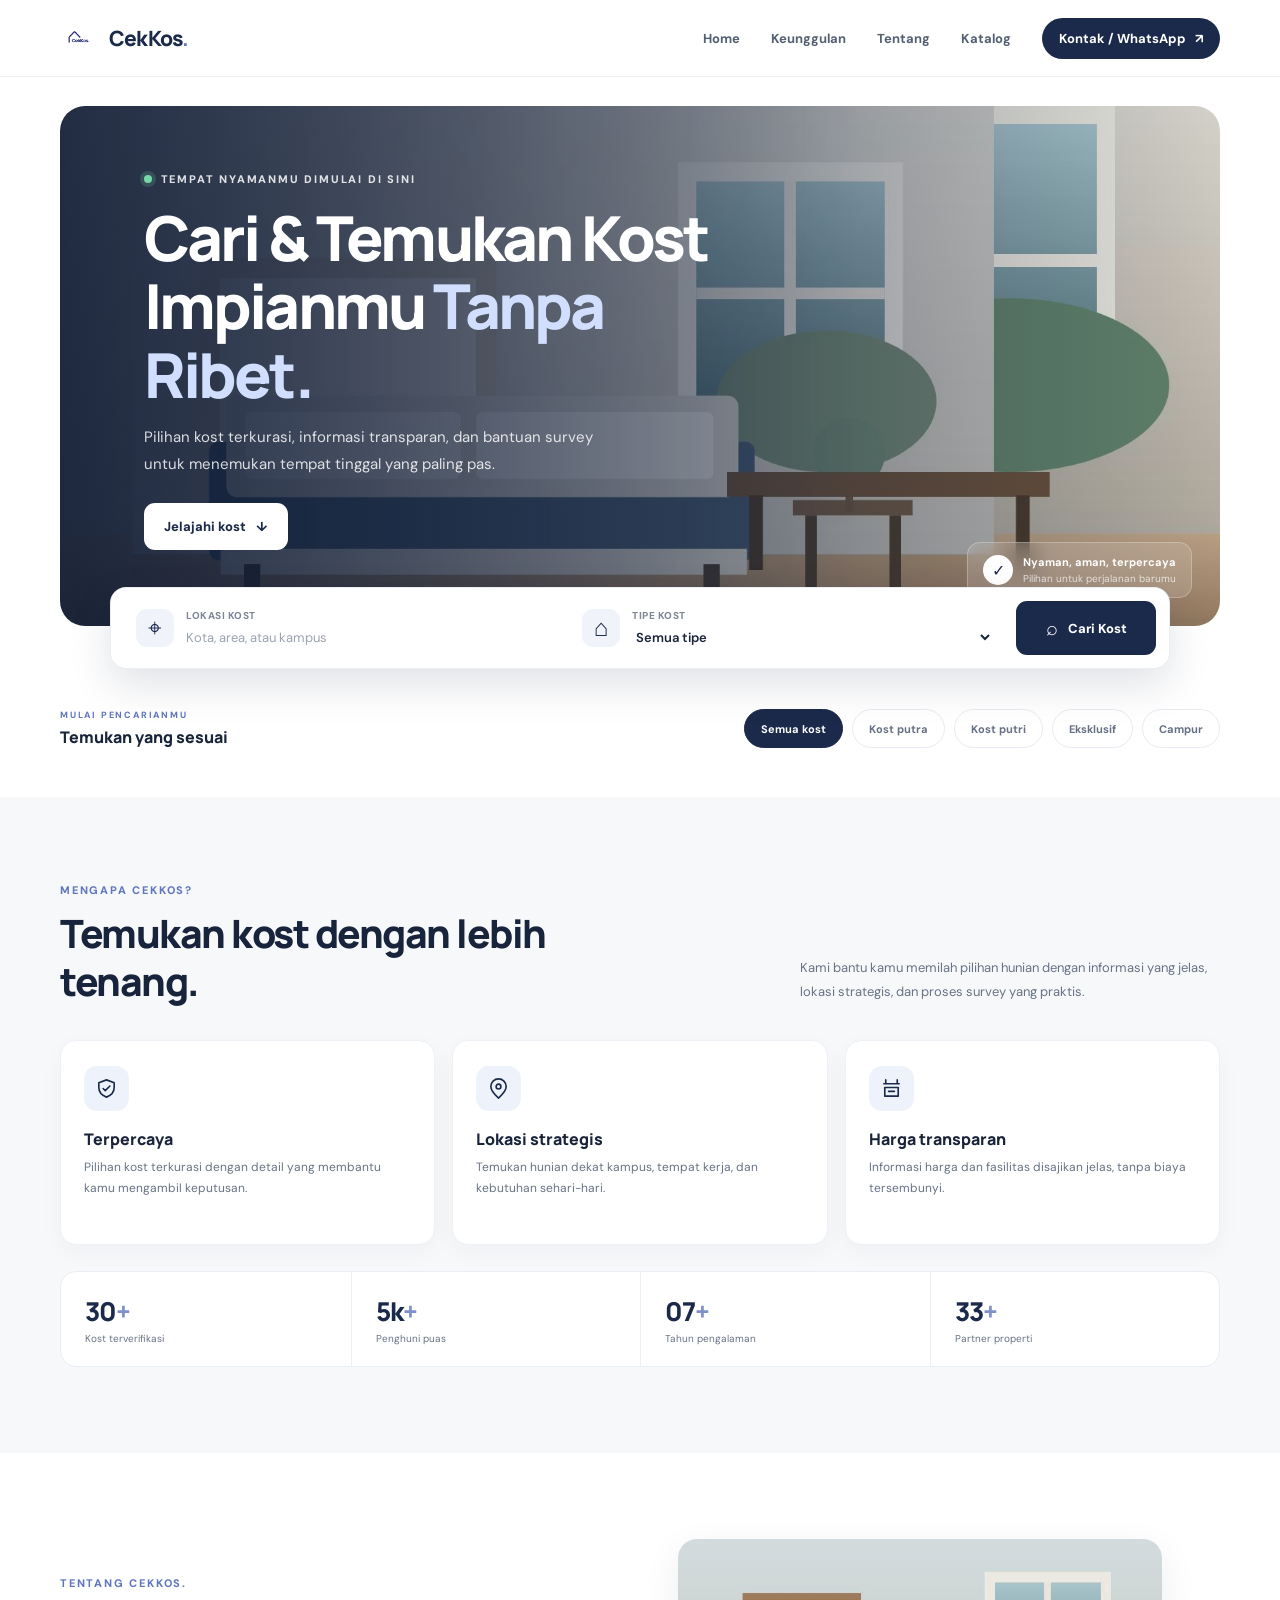
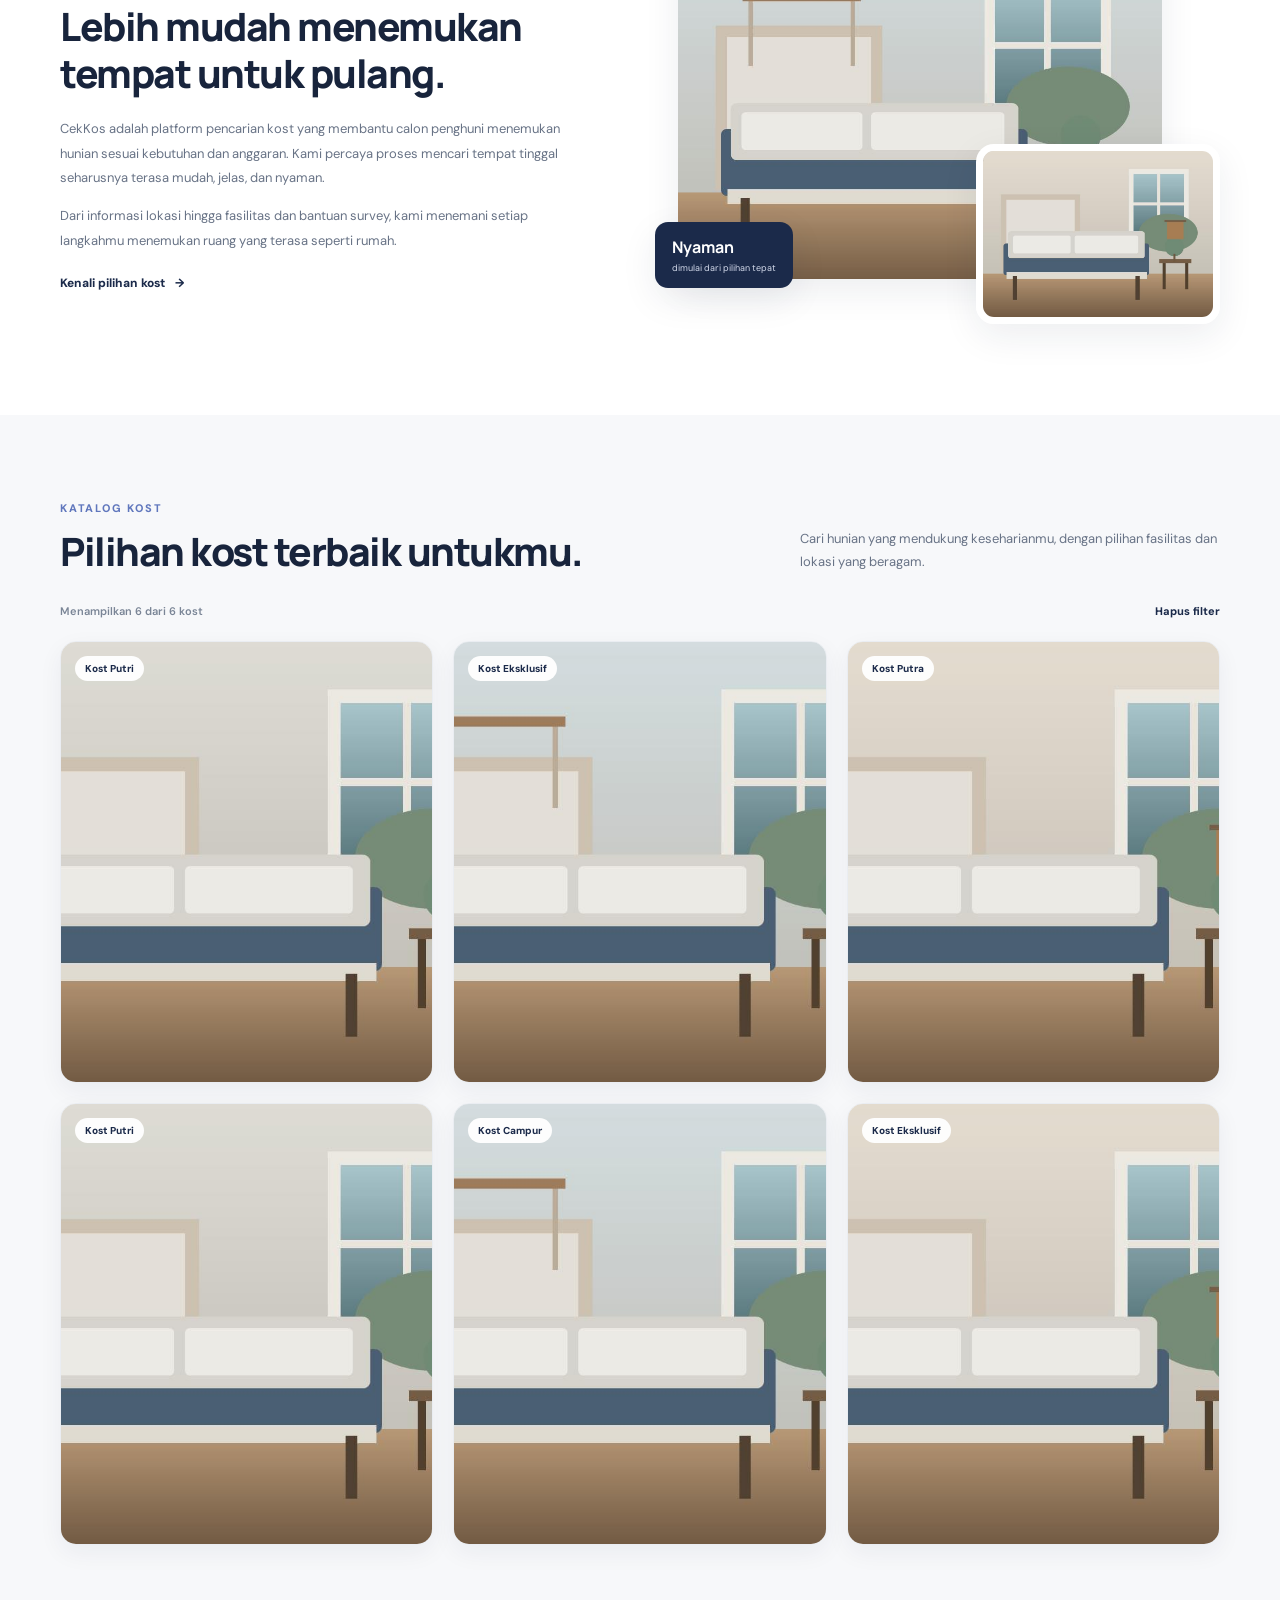
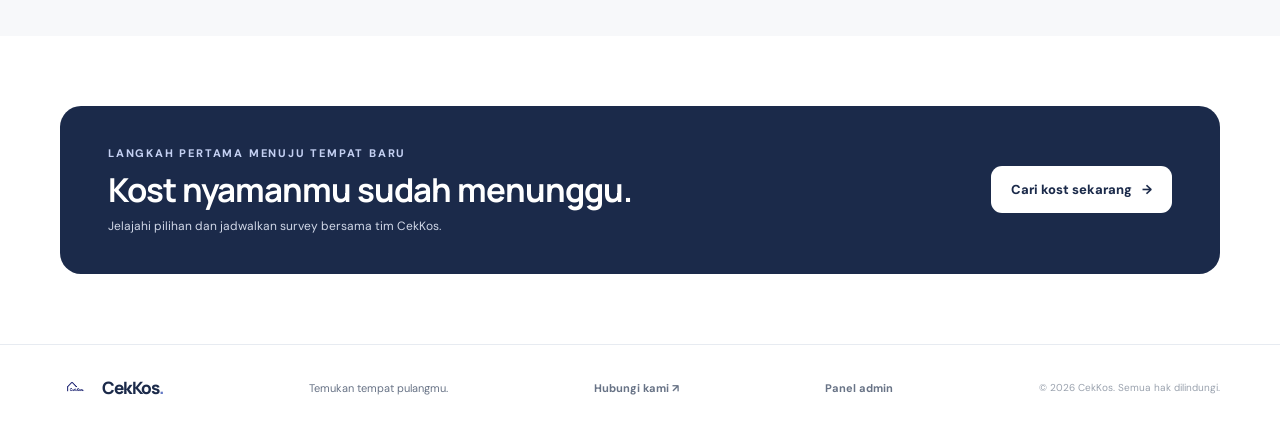
<file: index.html>
<!DOCTYPE html>
<html lang="id">
<head>
  <meta charset="UTF-8">
  <meta name="viewport" content="width=device-width, initial-scale=1">
  <meta name="theme-color" content="#1b2a4a">
  <meta name="description" content="Cari kost nyaman dan terpercaya bersama CekKos. Bandingkan pilihan, cek fasilitas, dan jadwalkan survey dengan mudah.">
  <title>CekKos. — Cari Kost Nyaman Tanpa Ribet</title>
  <link rel="icon" href="assets/images/logo.png" type="image/png">
  <link rel="stylesheet" href="assets/css/style.css">
  <script src="assets/js/main.js" defer></script>
</head>
<body>
  <header class="site-header">
    <div class="container header-inner">
      <a class="brand" href="index.html" aria-label="CekKos, beranda">
        <img src="assets/images/logo.png" alt="" width="42" height="42">
        <span>CekKos<span class="brand-dot">.</span></span>
      </a>
      <button class="menu-toggle" type="button" aria-expanded="false" aria-controls="site-nav" aria-label="Buka menu">
        <span></span><span></span><span></span>
      </button>
      <nav class="site-nav" id="site-nav" aria-label="Navigasi utama">
        <a href="#home">Home</a>
        <a href="#keunggulan">Keunggulan</a>
        <a href="#tentang">Tentang</a>
        <a href="#katalog">Katalog</a>
        <a class="nav-contact" href="https://wa.me/6281234567890?text=Halo%20CekKos%2C%20saya%20ingin%20bertanya%20tentang%20kost." target="_blank" rel="noopener noreferrer">Kontak / WhatsApp <span aria-hidden="true">↗</span></a>
      </nav>
    </div>
  </header>

  <main>
    <section class="hero container" id="home" aria-labelledby="hero-title">
      <div class="hero-image">
        <div class="hero-content">
          <p class="eyebrow eyebrow-light"><span class="status-dot"></span>Tempat nyamanmu dimulai di sini</p>
          <h1 id="hero-title">Cari &amp; Temukan Kost Impianmu <span>Tanpa Ribet.</span></h1>
          <p class="hero-copy">Pilihan kost terkurasi, informasi transparan, dan bantuan survey untuk menemukan tempat tinggal yang paling pas.</p>
          <a class="button button-white" href="#katalog">Jelajahi kost <span aria-hidden="true">↓</span></a>
        </div>
        <div class="hero-note"><span class="note-icon" aria-hidden="true">✓</span><span><strong>Nyaman, aman, terpercaya</strong><small>Pilihan untuk perjalanan barumu</small></span></div>
      </div>
      <form class="search-panel" id="search-form" role="search">
        <label class="search-field">
          <span class="field-icon" aria-hidden="true">⌖</span>
          <span class="field-content"><span class="field-label">Lokasi kost</span><input id="location-search" name="location" type="search" placeholder="Kota, area, atau kampus" autocomplete="off"></span>
        </label>
        <label class="search-field search-select">
          <span class="field-icon" aria-hidden="true">⌂</span>
          <span class="field-content"><span class="field-label">Tipe kost</span>
            <select id="type-search" name="type">
              <option value="">Semua tipe</option>
              <option value="Putra">Kost putra</option>
              <option value="Putri">Kost putri</option>
              <option value="Eksklusif">Eksklusif</option>
              <option value="Campur">Campur</option>
            </select>
          </span>
        </label>
        <button class="button button-primary search-button" type="submit"><span aria-hidden="true">⌕</span> Cari Kost</button>
      </form>
    </section>

    <section class="container categories" aria-label="Kategori kost">
      <div><p class="section-kicker">Mulai pencarianmu</p><h2 class="small-heading">Temukan yang sesuai</h2></div>
      <div class="category-list">
        <button class="category-chip is-active" type="button" data-category="Semua">Semua kost</button>
        <button class="category-chip" type="button" data-category="Putra">Kost putra</button>
        <button class="category-chip" type="button" data-category="Putri">Kost putri</button>
        <button class="category-chip" type="button" data-category="Eksklusif">Eksklusif</button>
        <button class="category-chip" type="button" data-category="Campur">Campur</button>
      </div>
    </section>

    <section class="section section-soft" id="keunggulan">
      <div class="container">
        <div class="section-heading section-heading-row">
          <div><p class="section-kicker">Mengapa CekKos?</p><h2>Temukan kost dengan lebih tenang.</h2></div>
          <p class="section-intro">Kami bantu kamu memilah pilihan hunian dengan informasi yang jelas, lokasi strategis, dan proses survey yang praktis.</p>
        </div>
        <div class="benefit-grid">
          <article class="benefit-card"><span class="benefit-icon" aria-hidden="true"><svg viewBox="0 0 24 24"><path d="m12 3 8 3v5c0 5-3.4 8.3-8 10-4.6-1.7-8-5-8-10V6l8-3Z"/><path d="m8.5 12 2.2 2.2 4.8-4.8"/></svg></span><h3>Terpercaya</h3><p>Pilihan kost terkurasi dengan detail yang membantu kamu mengambil keputusan.</p></article>
          <article class="benefit-card"><span class="benefit-icon" aria-hidden="true"><svg viewBox="0 0 24 24"><path d="M20 10c0 5-8 12-8 12S4 15 4 10a8 8 0 1 1 16 0Z"/><circle cx="12" cy="10" r="2.5"/></svg></span><h3>Lokasi strategis</h3><p>Temukan hunian dekat kampus, tempat kerja, dan kebutuhan sehari-hari.</p></article>
          <article class="benefit-card"><span class="benefit-icon" aria-hidden="true"><svg viewBox="0 0 24 24"><path d="M4 7h16M6 3v4m12-4v4M5 11h14v9H5z"/><path d="M9 15h6"/></svg></span><h3>Harga transparan</h3><p>Informasi harga dan fasilitas disajikan jelas, tanpa biaya tersembunyi.</p></article>
        </div>
        <div class="stats-strip">
          <div><strong>30<span>+</span></strong><small>Kost terverifikasi</small></div>
          <div><strong>5k<span>+</span></strong><small>Penghuni puas</small></div>
          <div><strong>07<span>+</span></strong><small>Tahun pengalaman</small></div>
          <div><strong>33<span>+</span></strong><small>Partner properti</small></div>
        </div>
      </div>
    </section>

    <section class="section" id="tentang">
      <div class="container about-grid">
        <div class="about-copy">
          <p class="section-kicker">Tentang CekKos.</p>
          <h2>Lebih mudah menemukan tempat untuk pulang.</h2>
          <p>CekKos adalah platform pencarian kost yang membantu calon penghuni menemukan hunian sesuai kebutuhan dan anggaran. Kami percaya proses mencari tempat tinggal seharusnya terasa mudah, jelas, dan nyaman.</p>
          <p>Dari informasi lokasi hingga fasilitas dan bantuan survey, kami menemani setiap langkahmu menemukan ruang yang terasa seperti rumah.</p>
          <a class="text-link" href="#katalog">Kenali pilihan kost <span aria-hidden="true">→</span></a>
        </div>
        <div class="about-visual">
          <img class="about-image-main" src="assets/images/kos-2.jpg" alt="Interior kamar yang nyaman" loading="lazy">
          <div class="about-image-small"><img src="assets/images/kos-3.jpg" alt="Ruang kost dengan fasilitas modern" loading="lazy"></div>
          <div class="about-badge"><strong>Nyaman</strong><span>dimulai dari pilihan tepat</span></div>
        </div>
      </div>
    </section>

    <section class="section section-soft catalog-section" id="katalog">
      <div class="container">
        <div class="section-heading section-heading-row">
          <div><p class="section-kicker">Katalog kost</p><h2>Pilihan kost terbaik untukmu.</h2></div>
          <p class="section-intro">Cari hunian yang mendukung keseharianmu, dengan pilihan fasilitas dan lokasi yang beragam.</p>
        </div>
        <div class="catalog-meta"><span id="result-count" aria-live="polite"></span><button id="clear-search" class="clear-search" type="button">Hapus filter</button></div>
        <div class="kost-grid" id="kost-grid"></div>
        <div class="empty-state" id="empty-state" hidden>
          <span class="empty-icon" aria-hidden="true">⌕</span><h3>Kost belum ditemukan</h3><p>Coba kata kunci lokasi atau kategori yang berbeda.</p>
          <button class="button button-primary" id="reset-search" type="button">Tampilkan semua kost</button>
        </div>
      </div>
    </section>

    <section class="container cta-section">
      <div><p class="eyebrow eyebrow-light">Langkah pertama menuju tempat baru</p><h2>Kost nyamanmu sudah menunggu.</h2><p>Jelajahi pilihan dan jadwalkan survey bersama tim CekKos.</p></div>
      <a class="button button-white" href="#katalog">Cari kost sekarang <span aria-hidden="true">→</span></a>
    </section>
  </main>

  <footer class="site-footer">
    <div class="container footer-inner">
      <a class="brand footer-brand" href="#home"><img src="assets/images/logo.png" alt="" width="38" height="38"><span>CekKos<span class="brand-dot">.</span></span></a>
      <p>Temukan tempat pulangmu.</p>
      <a href="https://wa.me/6281234567890?text=Halo%20CekKos%2C%20saya%20ingin%20bertanya." target="_blank" rel="noopener noreferrer">Hubungi kami <span aria-hidden="true">↗</span></a>
      <a href="admin-login.html">Panel admin</a>
      <small>© <span id="current-year"></span> CekKos. Semua hak dilindungi.</small>
    </div>
  </footer>
</body>
</html>
</file>
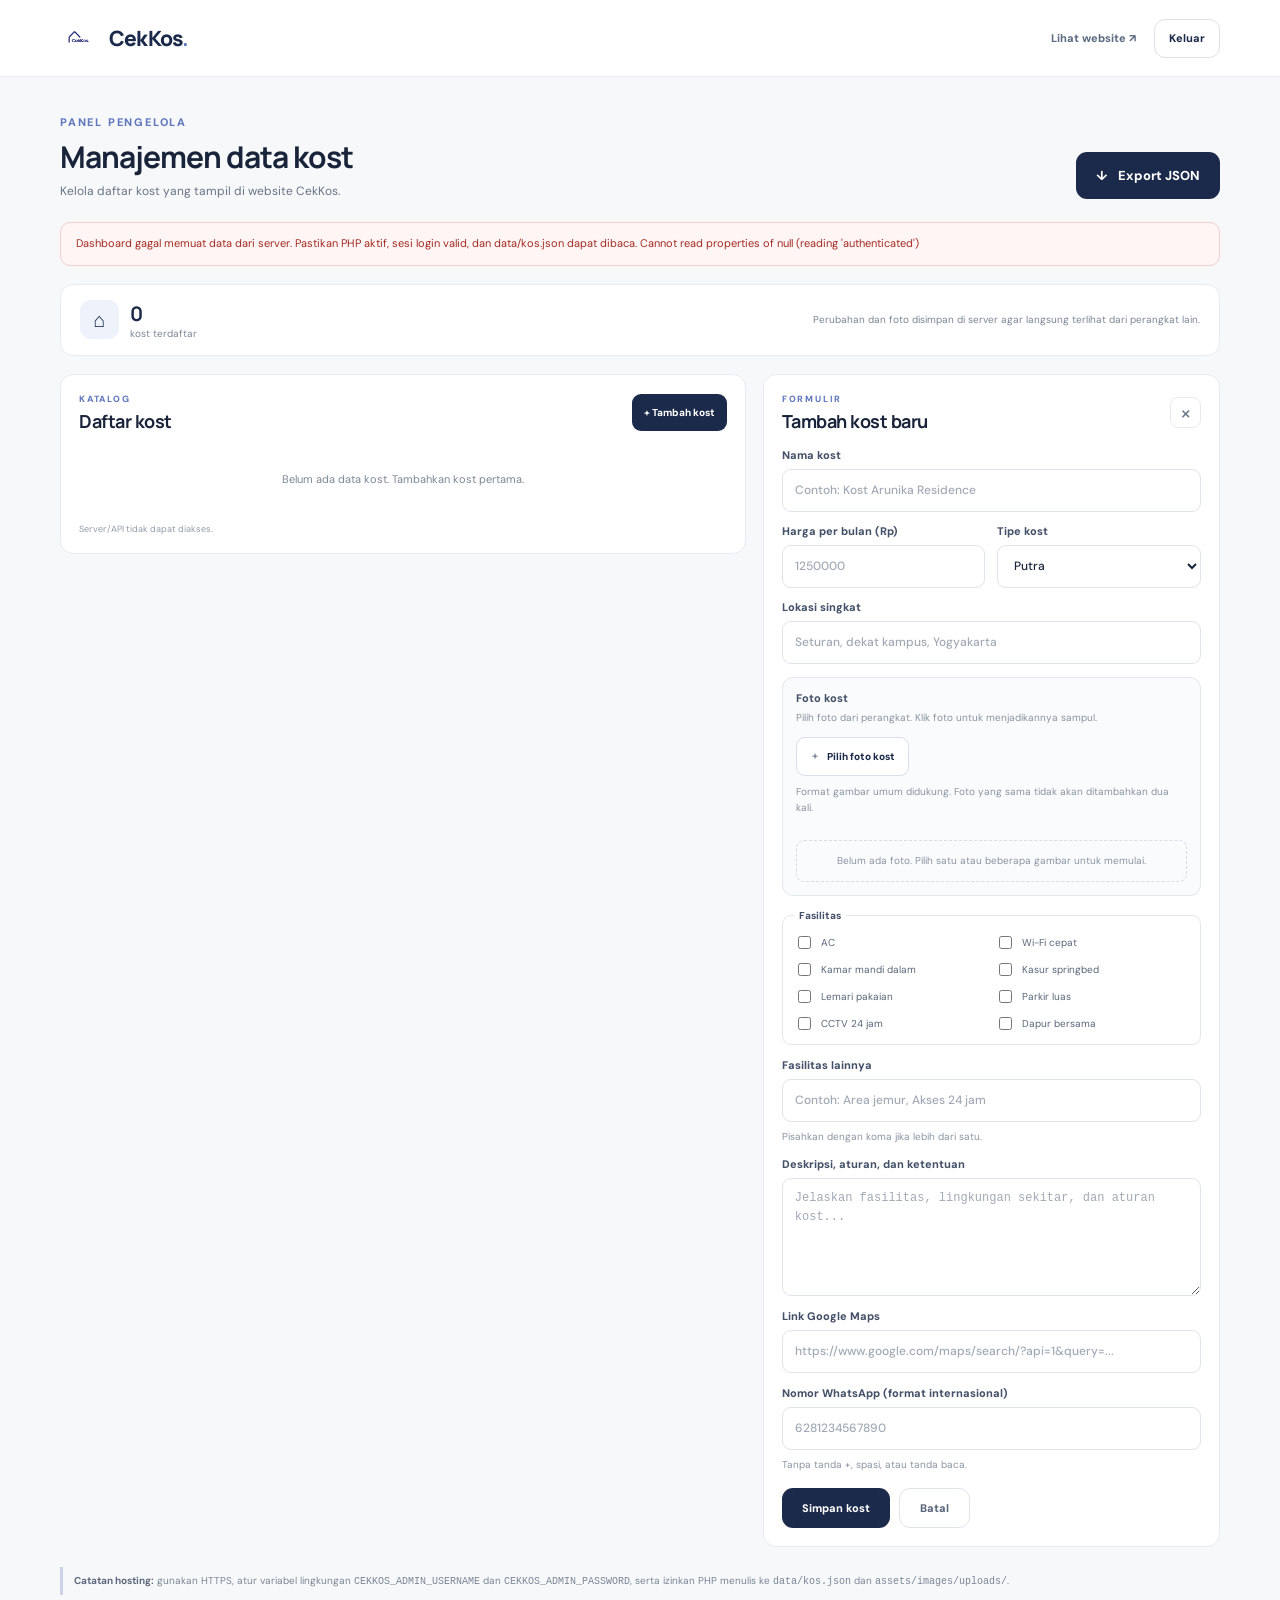
<file: admin-dashboard.html>
<!DOCTYPE html>
<html lang="id">
<head>
  <meta charset="UTF-8">
  <meta name="viewport" content="width=device-width, initial-scale=1">
  <meta name="theme-color" content="#1b2a4a">
  <meta name="description" content="Kelola katalog kost CekKos.">
  <title>Dashboard Admin — CekKos.</title>
  <link rel="icon" href="assets/images/logo.png" type="image/png">
  <link rel="stylesheet" href="assets/css/style.css">
  <script src="assets/js/admin.js" defer></script>
</head>
<body class="admin-body" data-admin-dashboard>
  <header class="site-header">
    <div class="container header-inner">
      <a class="brand" href="index.html"><img src="assets/images/logo.png" alt="" width="42" height="42"><span>CekKos<span class="brand-dot">.</span></span></a>
      <div class="admin-header-actions"><a class="admin-view-link" href="index.html" target="_blank" rel="noopener noreferrer">Lihat website <span aria-hidden="true">↗</span></a><button class="button button-outline admin-logout" type="button" id="admin-logout">Keluar</button></div>
    </div>
  </header>
  <main class="container admin-dashboard">
    <div class="admin-page-heading">
      <div><p class="section-kicker">Panel pengelola</p><h1>Manajemen data kost</h1><p>Kelola daftar kost yang tampil di website CekKos.</p></div>
      <button class="button button-primary" type="button" id="export-json"><span aria-hidden="true">↓</span> Export JSON</button>
    </div>
    <div id="admin-notice" class="admin-notice" role="status" aria-live="polite" hidden></div>
    <section class="admin-summary" aria-label="Ringkasan data">
      <div><span class="summary-icon" aria-hidden="true">⌂</span><span><strong id="total-listings">0</strong><small>kost terdaftar</small></span></div>
      <p>Perubahan dan foto disimpan di server agar langsung terlihat dari perangkat lain.</p>
      <button class="button button-outline button-small" type="button" id="import-local-data" hidden>Impor data lama dari perangkat ini</button>
    </section>
    <div class="admin-workspace">
      <section class="admin-panel admin-list-panel">
        <div class="admin-panel-heading"><div><p class="section-kicker">Katalog</p><h2>Daftar kost</h2></div><button class="button button-primary button-small" type="button" id="new-kost">+ Tambah kost</button></div>
        <div class="table-wrap">
          <table class="admin-table">
            <thead><tr><th>Kost</th><th>Harga / bulan</th><th>Tipe</th><th>Aksi</th></tr></thead>
            <tbody id="admin-kost-list"></tbody>
          </table>
        </div>
        <p id="admin-empty" class="admin-empty" hidden>Belum ada data kost. Tambahkan kost pertama.</p>
        <p class="admin-data-source" id="admin-data-source">Memuat data kost…</p>
      </section>
      <section class="admin-panel admin-editor" id="kost-editor">
        <div class="admin-panel-heading"><div><p class="section-kicker">Formulir</p><h2 id="editor-title">Tambah kost baru</h2></div><button class="editor-close" type="button" id="cancel-edit" aria-label="Reset formulir">×</button></div>
        <form id="kost-form" class="admin-form">
          <input type="hidden" name="id">
          <div class="form-grid">
            <label class="admin-field form-span-2"><span>Nama kost</span><input name="nama_kos" required maxlength="100" placeholder="Contoh: Kost Arunika Residence"></label>
            <label class="admin-field"><span>Harga per bulan (Rp)</span><input name="harga" type="number" min="1" step="1000" required placeholder="1250000"></label>
            <label class="admin-field"><span>Tipe kost</span><select name="tipe" required><option value="Putra">Putra</option><option value="Putri">Putri</option><option value="Eksklusif">Eksklusif</option><option value="Campur">Campur</option></select></label>
            <label class="admin-field form-span-2"><span>Lokasi singkat</span><input name="lokasi_singkat" required maxlength="180" placeholder="Seturan, dekat kampus, Yogyakarta"></label>
          </div>
          <section class="admin-image-manager" aria-labelledby="image-manager-title">
            <div class="image-manager-heading"><div><span id="image-manager-title">Foto kost</span><small>Pilih foto dari perangkat. Klik foto untuk menjadikannya sampul.</small></div></div>
            <label class="image-upload-button" for="gallery-upload"><span aria-hidden="true">＋</span> Pilih foto kost<input id="gallery-upload" type="file" accept="image/*" multiple></label>
            <p class="image-upload-help">Format gambar umum didukung. Foto yang sama tidak akan ditambahkan dua kali.</p>
            <input type="hidden" name="gambar_utama">
            <input type="hidden" name="galeri_foto">
            <div id="image-gallery" class="admin-image-gallery" aria-live="polite"></div>
            <p id="image-gallery-empty" class="image-gallery-empty">Belum ada foto. Pilih satu atau beberapa gambar untuk memulai.</p>
          </section>
          <fieldset class="facility-fieldset"><legend>Fasilitas</legend><div class="admin-checkbox-grid">
            <label><input type="checkbox" name="fasilitas" value="AC"><span>AC</span></label>
            <label><input type="checkbox" name="fasilitas" value="Wi-Fi cepat"><span>Wi-Fi cepat</span></label>
            <label><input type="checkbox" name="fasilitas" value="Kamar mandi dalam"><span>Kamar mandi dalam</span></label>
            <label><input type="checkbox" name="fasilitas" value="Kasur springbed"><span>Kasur springbed</span></label>
            <label><input type="checkbox" name="fasilitas" value="Lemari pakaian"><span>Lemari pakaian</span></label>
            <label><input type="checkbox" name="fasilitas" value="Parkir luas"><span>Parkir luas</span></label>
            <label><input type="checkbox" name="fasilitas" value="CCTV 24 jam"><span>CCTV 24 jam</span></label>
            <label><input type="checkbox" name="fasilitas" value="Dapur bersama"><span>Dapur bersama</span></label>
          </div></fieldset>
          <label class="admin-field"><span>Fasilitas lainnya</span><input name="fasilitas_tambahan" placeholder="Contoh: Area jemur, Akses 24 jam"><small>Pisahkan dengan koma jika lebih dari satu.</small></label>
          <label class="admin-field"><span>Deskripsi, aturan, dan ketentuan</span><textarea name="deskripsi" rows="5" required placeholder="Jelaskan fasilitas, lingkungan sekitar, dan aturan kost..."></textarea></label>
          <label class="admin-field"><span>Link Google Maps</span><input name="gmaps_url" type="url" required placeholder="https://www.google.com/maps/search/?api=1&amp;query=..."></label>
          <label class="admin-field"><span>Nomor WhatsApp (format internasional)</span><input name="wa_number" inputmode="numeric" pattern="[0-9]{9,15}" required placeholder="6281234567890"><small>Tanpa tanda +, spasi, atau tanda baca.</small></label>
          <div class="editor-actions"><button class="button button-primary" type="submit" id="save-kost">Simpan kost</button><button class="button button-outline" type="button" id="cancel-form">Batal</button></div>
        </form>
      </section>
    </div>
    <p class="admin-security-note"><strong>Catatan hosting:</strong> gunakan HTTPS, atur variabel lingkungan <code>CEKKOS_ADMIN_USERNAME</code> dan <code>CEKKOS_ADMIN_PASSWORD</code>, serta izinkan PHP menulis ke <code>data/kos.json</code> dan <code>assets/images/uploads/</code>.</p>
  </main>
</body>
</html>
</file>
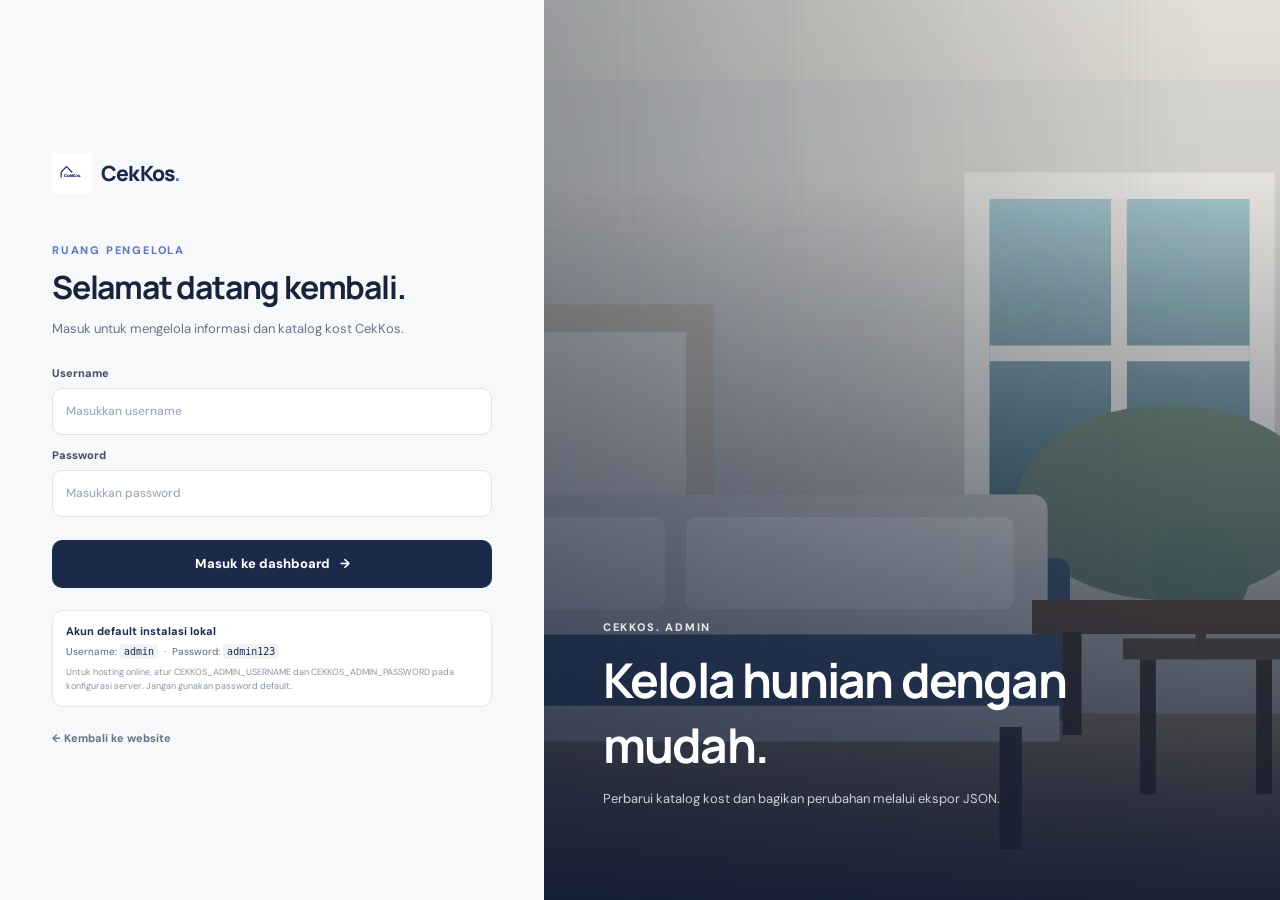
<file: admin-login.html>
<!DOCTYPE html>
<html lang="id">
<head>
  <meta charset="UTF-8">
  <meta name="viewport" content="width=device-width, initial-scale=1">
  <meta name="theme-color" content="#1b2a4a">
  <meta name="description" content="Login panel admin CekKos.">
  <title>Login Admin — CekKos.</title>
  <link rel="icon" href="assets/images/logo.png" type="image/png">
  <link rel="stylesheet" href="assets/css/style.css">
  <script src="assets/js/admin.js" defer></script>
</head>
<body class="admin-body">
  <main class="admin-auth-layout">
    <section class="admin-auth-card" aria-labelledby="login-title">
      <a class="brand admin-brand" href="index.html"><img src="assets/images/logo.png" alt="" width="42" height="42"><span>CekKos<span class="brand-dot">.</span></span></a>
      <p class="section-kicker">Ruang pengelola</p>
      <h1 id="login-title">Selamat datang kembali.</h1>
      <p class="admin-lead">Masuk untuk mengelola informasi dan katalog kost CekKos.</p>
      <form id="admin-login-form" class="admin-form">
        <label class="admin-field"><span>Username</span><input type="text" name="username" autocomplete="username" required placeholder="Masukkan username"></label>
        <label class="admin-field"><span>Password</span><input type="password" name="password" autocomplete="current-password" required placeholder="Masukkan password"></label>
        <button class="button button-primary button-full" type="submit">Masuk ke dashboard <span aria-hidden="true">→</span></button>
        <p id="login-message" class="form-message" role="status" aria-live="polite"></p>
      </form>
      <aside class="demo-notice"><strong>Akun default instalasi lokal</strong><span>Username: <code>admin</code> &nbsp;·&nbsp; Password: <code>admin123</code></span><small>Untuk hosting online, atur CEKKOS_ADMIN_USERNAME dan CEKKOS_ADMIN_PASSWORD pada konfigurasi server. Jangan gunakan password default.</small></aside>
      <a class="admin-back-link" href="index.html">← Kembali ke website</a>
    </section>
    <div class="admin-auth-aside">
      <img src="assets/images/banner-informasi.jpg" alt="Interior properti CekKos">
      <div><p class="eyebrow eyebrow-light">CekKos. Admin</p><h2>Kelola hunian dengan mudah.</h2><p>Perbarui katalog kost dan bagikan perubahan melalui ekspor JSON.</p></div>
    </div>
  </main>
</body>
</html>
</file>
<file: assets/css/style.css>
@import url('https://fonts.googleapis.com/css2?family=DM+Sans:wght@400;500;600;700;800&family=Manrope:wght@400;500;600;700;800&display=swap');

:root {
  --navy: #1b2a4a;
  --navy-dark: #14213d;
  --ink: #19243a;
  --muted: #687386;
  --line: #e7ebf1;
  --soft: #f7f8fa;
  --white: #fff;
  --shadow: 0 12px 36px rgba(22, 37, 69, .08);
  font-family: 'DM Sans', Arial, sans-serif;
  color: var(--ink);
  background: var(--white);
  font-synthesis: none;
  text-rendering: optimizeLegibility;
}

* { box-sizing: border-box; }
html { scroll-behavior: smooth; scroll-padding-top: 92px; }
body { margin: 0; min-width: 320px; color: var(--ink); }
body, button, input, select { font-family: 'DM Sans', Arial, sans-serif; }
button, a { -webkit-tap-highlight-color: transparent; }
a { color: inherit; text-decoration: none; }
img { display: block; max-width: 100%; }
button { color: inherit; }
h1, h2, h3, p { margin-top: 0; }
h1, h2, h3, .brand { font-family: 'Manrope', 'DM Sans', sans-serif; }
.container { width: min(1160px, calc(100% - 48px)); margin-inline: auto; }

.site-header { position: sticky; z-index: 20; top: 0; border-bottom: 1px solid rgba(231, 235, 241, .85); background: rgba(255, 255, 255, .96); backdrop-filter: blur(14px); }
.header-inner { min-height: 76px; display: flex; align-items: center; justify-content: space-between; }
.brand { display: inline-flex; align-items: center; gap: 9px; color: var(--navy); font-size: 21px; font-weight: 800; letter-spacing: -.8px; }
.brand img { width: 40px; height: 40px; object-fit: contain; }
.brand-dot { color: #6479c5; }
.site-nav { display: flex; align-items: center; gap: 31px; }
.site-nav a { color: #536074; font-size: 13px; font-weight: 700; transition: color .2s; }
.site-nav a:hover, .back-link:hover { color: var(--navy); }
.site-nav .nav-contact { display: inline-flex; align-items: center; gap: 9px; border-radius: 99px; padding: 12px 17px; background: var(--navy); color: white; }
.site-nav .nav-contact:hover { background: var(--navy-dark); color: white; }
.menu-toggle { display: none; width: 42px; height: 42px; padding: 11px; border: 1px solid var(--line); border-radius: 12px; background: white; cursor: pointer; }
.menu-toggle span { display: block; height: 2px; margin: 4px 0; border-radius: 2px; background: var(--navy); }

.hero { position: relative; padding-top: 29px; }
.hero-image { position: relative; display: flex; min-height: 520px; align-items: center; overflow: hidden; border-radius: 25px; padding: 62px 7.2%; color: white; background: linear-gradient(90deg, rgba(12, 25, 51, .77), rgba(15, 29, 56, .45) 54%, rgba(18, 30, 52, .08)), url('../images/banner-informasi.jpg') center 52% / cover no-repeat; }
.hero-content { position: relative; z-index: 1; max-width: 620px; padding-bottom: 10px; }
.eyebrow, .section-kicker { margin: 0 0 13px; color: #6077bd; font-size: 11px; font-weight: 800; letter-spacing: 1.8px; text-transform: uppercase; }
.eyebrow-light { display: flex; align-items: center; gap: 9px; color: rgba(255,255,255,.85); }
.status-dot { width: 8px; height: 8px; border-radius: 50%; background: #75d8a6; box-shadow: 0 0 0 4px rgba(117,216,166,.18); }
.hero h1 { max-width: 600px; margin: 18px 0 15px; color: white; font-size: clamp(38px, 5.1vw, 62px); font-weight: 800; line-height: 1.1; letter-spacing: -2.8px; }
.hero h1 span { color: #d1defe; }
.hero-copy { max-width: 485px; margin-bottom: 25px; color: rgba(255,255,255,.83); font-size: 15px; line-height: 1.8; }
.button { min-height: 47px; display: inline-flex; align-items: center; justify-content: center; gap: 10px; border: 0; border-radius: 11px; padding: 0 20px; font-size: 13px; font-weight: 800; cursor: pointer; transition: background .2s, transform .2s, box-shadow .2s; }
.button:hover { transform: translateY(-1px); }
.button-primary { background: var(--navy); color: white; }
.button-primary:hover { background: var(--navy-dark); box-shadow: 0 7px 17px rgba(27,42,74,.18); }
.button-white { background: white; color: var(--navy); }
.button-white:hover { background: #f1f4fb; }
.hero-note { position: absolute; right: 28px; bottom: 28px; display: flex; align-items: center; gap: 10px; border: 1px solid rgba(255,255,255,.25); border-radius: 13px; padding: 12px 15px; background: rgba(255,255,255,.14); backdrop-filter: blur(12px); }
.note-icon { display: grid; width: 30px; height: 30px; place-items: center; border-radius: 50%; background: white; color: var(--navy); font-weight: 800; }
.hero-note strong, .hero-note small { display: block; }
.hero-note strong { font-size: 11px; }
.hero-note small { margin-top: 3px; color: rgba(255,255,255,.75); font-size: 10px; }
.search-panel { position: relative; z-index: 2; display: grid; grid-template-columns: 1fr 1fr auto; gap: 11px; align-items: center; width: calc(100% - 100px); margin: -39px auto 0; border: 1px solid rgba(231,235,241,.8); border-radius: 16px; padding: 13px; background: white; box-shadow: 0 16px 42px rgba(15,29,58,.13); }
.search-field { min-width: 0; display: flex; align-items: center; gap: 12px; padding: 8px 12px; }
.field-icon { display: grid; width: 38px; height: 38px; flex: 0 0 38px; place-items: center; border-radius: 11px; background: #f0f3fa; color: var(--navy); font-size: 24px; line-height: 1; }
.field-content { min-width: 0; flex: 1; }
.field-label { display: block; margin-bottom: 4px; color: #7d8797; font-size: 10px; font-weight: 800; letter-spacing: .5px; text-transform: uppercase; }
.field-content input, .field-content select { width: 100%; border: 0; outline: 0; padding: 0; background: transparent; color: var(--ink); font-size: 13px; font-weight: 600; }
.field-content input::placeholder { color: #9ba3b0; font-weight: 400; }
.field-content select { cursor: pointer; }
.search-button { min-width: 140px; min-height: 54px; }
.search-button span { font-size: 20px; line-height: 1; }

.categories { display: flex; align-items: center; justify-content: space-between; gap: 25px; padding-top: 40px; padding-bottom: 49px; }
.categories .section-kicker { margin-bottom: 5px; font-size: 9px; }
.small-heading { margin: 0; font-size: 16px; font-weight: 800; }
.category-list { display: flex; flex-wrap: wrap; gap: 9px; }
.category-chip { min-height: 39px; border: 1px solid var(--line); border-radius: 99px; padding: 0 16px; background: white; color: #657084; font-size: 11px; font-weight: 700; cursor: pointer; transition: all .2s; }
.category-chip:hover { border-color: #9daacc; color: var(--navy); }
.category-chip.is-active { border-color: var(--navy); background: var(--navy); color: white; }

.section { padding: 86px 0; }
.section-soft { background: var(--soft); }
.section-heading { margin-bottom: 35px; }
.section-heading-row { display: flex; align-items: end; justify-content: space-between; gap: 35px; }
.section-heading h2, .about-copy h2 { max-width: 570px; margin: 0; color: #18243c; font-size: clamp(29px, 3.4vw, 39px); font-weight: 800; line-height: 1.22; letter-spacing: -1.5px; }
.section-intro { max-width: 420px; margin: 0 0 2px; color: var(--muted); font-size: 13px; line-height: 1.8; }
.benefit-grid { display: grid; grid-template-columns: repeat(3, 1fr); gap: 17px; }
.benefit-card { min-height: 205px; border: 1px solid #edf0f5; border-radius: 16px; padding: 25px 23px; background: white; box-shadow: 0 7px 25px rgba(22,37,69,.035); }
.benefit-icon { display: grid; width: 45px; height: 45px; place-items: center; border-radius: 13px; background: #eef2fa; color: var(--navy); }
.benefit-icon svg { width: 23px; height: 23px; fill: none; stroke: currentColor; stroke-width: 1.7; stroke-linecap: round; stroke-linejoin: round; }
.benefit-card h3 { margin: 17px 0 7px; font-size: 16px; font-weight: 800; }
.benefit-card p { margin: 0; color: var(--muted); font-size: 12px; line-height: 1.7; }
.stats-strip { display: grid; grid-template-columns: repeat(4, 1fr); margin-top: 26px; border: 1px solid #e9edf4; border-radius: 16px; background: white; }
.stats-strip div { display: flex; flex-direction: column; gap: 3px; padding: 21px 24px; }
.stats-strip div + div { border-left: 1px solid #edf0f4; }
.stats-strip strong { color: var(--navy); font-family: 'Manrope', sans-serif; font-size: 26px; font-weight: 800; letter-spacing: -.8px; }
.stats-strip strong span { color: #7d90cb; }
.stats-strip small { color: var(--muted); font-size: 10px; }

.about-grid { display: grid; grid-template-columns: 1fr 1fr; align-items: center; gap: 75px; }
.about-copy h2 { margin-bottom: 19px; }
.about-copy > p:not(.section-kicker) { max-width: 505px; margin-bottom: 13px; color: var(--muted); font-size: 13px; line-height: 1.9; }
.text-link { display: inline-flex; align-items: center; gap: 10px; margin-top: 9px; color: var(--navy); font-size: 12px; font-weight: 800; }
.about-visual { position: relative; min-height: 390px; padding: 0 58px 40px 0; }
.about-image-main { width: 100%; height: 340px; border-radius: 19px; object-fit: cover; box-shadow: var(--shadow); }
.about-image-small { position: absolute; right: 0; bottom: 5px; width: 45%; height: 180px; border: 7px solid white; border-radius: 18px; overflow: hidden; box-shadow: var(--shadow); }
.about-image-small img { width: 100%; height: 100%; object-fit: cover; }
.about-badge { position: absolute; left: -23px; bottom: 41px; display: flex; flex-direction: column; gap: 4px; border-radius: 13px; padding: 14px 17px; background: var(--navy); color: white; box-shadow: var(--shadow); }
.about-badge strong { font-family: 'Manrope', sans-serif; font-size: 16px; }
.about-badge span { color: #d2d9ea; font-size: 9px; }

.catalog-section { padding-bottom: 91px; }
.catalog-meta { min-height: 30px; display: flex; align-items: center; justify-content: space-between; margin: -15px 0 15px; color: #7a8596; font-size: 11px; font-weight: 600; }
.clear-search { border: 0; padding: 6px 0; background: transparent; color: var(--navy); font-size: 11px; font-weight: 800; cursor: pointer; }
.kost-grid { display: grid; grid-template-columns: repeat(3, minmax(0, 1fr)); gap: 20px; }
.kost-card { overflow: hidden; border: 1px solid #eaedf2; border-radius: 16px; background: white; box-shadow: 0 8px 24px rgba(22,37,69,.055); transition: transform .2s, box-shadow .2s; }
.kost-card:hover { transform: translateY(-4px); box-shadow: 0 15px 34px rgba(22,37,69,.12); }
.kost-card-image { position: relative; height: 205px; overflow: hidden; background: #e9edf4; }
.kost-card-image img { width: 100%; height: 100%; object-fit: cover; transition: transform .4s; }
.kost-card:hover .kost-card-image img { transform: scale(1.04); }
.kost-tag { display: inline-flex; border-radius: 99px; padding: 6px 10px; background: #eef2fa; color: var(--navy); font-size: 10px; font-weight: 800; }
.kost-card-image .kost-tag { position: absolute; top: 14px; left: 14px; background: rgba(255,255,255,.95); }
.kost-card-content { padding: 17px; }
.kost-card h3 { overflow: hidden; margin: 0 0 7px; font-size: 15px; font-weight: 800; text-overflow: ellipsis; white-space: nowrap; }
.kost-location { display: flex; align-items: center; gap: 5px; margin: 0; color: #7a8596; font-size: 11px; }
.kost-card-footer { display: flex; align-items: center; justify-content: space-between; gap: 10px; margin-top: 16px; border-top: 1px solid #edf0f4; padding-top: 14px; }
.kost-price { color: var(--navy); font-family: 'Manrope', sans-serif; font-size: 14px; font-weight: 800; white-space: nowrap; }
.kost-price small { color: #8a93a1; font-family: 'DM Sans', sans-serif; font-size: 9px; font-weight: 500; }
.facility-preview { display: flex; flex-wrap: wrap; gap: 6px; margin-top: 12px; }
.facility-preview span { border-radius: 6px; padding: 5px 7px; background: #f5f6f8; color: #667184; font-size: 9px; }
.detail-link { flex: 0 0 auto; border: 1px solid var(--navy); border-radius: 99px; padding: 8px 12px; color: var(--navy); font-size: 10px; font-weight: 800; transition: all .2s; }
.detail-link:hover { background: var(--navy); color: white; }
.empty-state { padding: 45px 20px; border: 1px dashed #cfd5df; border-radius: 16px; background: white; text-align: center; }
.empty-icon { display: grid; width: 48px; height: 48px; place-items: center; margin: 0 auto 12px; border-radius: 50%; background: #eef2fa; color: var(--navy); font-size: 26px; }
.empty-state h3, .empty-state h1 { margin: 0 0 8px; font-size: 20px; }
.empty-state p { margin: 0 0 17px; color: var(--muted); font-size: 13px; }

.cta-section { display: flex; align-items: center; justify-content: space-between; gap: 25px; margin-top: 70px; margin-bottom: 70px; border-radius: 21px; padding: 40px 48px; background: var(--navy); color: white; }
.cta-section .eyebrow { margin-bottom: 10px; color: #c4d0f2; }
.cta-section h2 { max-width: 610px; margin-bottom: 8px; font-size: clamp(24px, 3vw, 33px); line-height: 1.2; letter-spacing: -1px; }
.cta-section p:not(.eyebrow) { margin: 0; color: #d1d8e8; font-size: 12px; }
.cta-section .button { flex: 0 0 auto; }
.site-footer { border-top: 1px solid var(--line); background: white; }
.footer-inner { min-height: 86px; display: flex; align-items: center; justify-content: space-between; gap: 18px; }
.footer-brand { font-size: 17px; }
.footer-brand img { width: 33px; height: 33px; }
.footer-inner > p, .footer-inner > a:not(.brand) { margin: 0; color: #687386; font-size: 11px; }
.footer-inner > a:not(.brand) { font-weight: 700; }
.footer-inner small { color: #9aa2ae; font-size: 10px; }

/* Detail page */
.back-link { color: #647084; font-size: 12px; font-weight: 700; transition: color .2s; }
.detail-container { min-height: 66vh; padding-top: 22px; padding-bottom: 80px; }
.breadcrumbs { display: flex; flex-wrap: wrap; align-items: center; gap: 10px; margin-bottom: 27px; color: #9099a8; font-size: 10px; }
.breadcrumbs a { color: #687386; font-weight: 700; }
.detail-heading { display: flex; align-items: end; justify-content: space-between; gap: 25px; margin-bottom: 22px; }
.detail-heading h1 { margin: 9px 0 8px; color: var(--ink); font-size: clamp(27px, 4vw, 38px); letter-spacing: -1.5px; }
.detail-heading .kost-location { font-size: 12px; }
.detail-price { display: flex; flex-wrap: wrap; align-items: baseline; justify-content: end; gap: 4px 7px; min-width: 185px; }
.detail-price span { width: 100%; color: var(--muted); font-size: 10px; text-align: right; }
.detail-price strong { color: var(--navy); font-family: 'Manrope', sans-serif; font-size: 21px; }
.detail-price small { color: #8a93a1; font-size: 10px; }
.gallery { display: grid; grid-template-columns: minmax(0, 1.65fr) minmax(180px, .7fr); gap: 12px; height: 395px; }
.gallery-main { width: 100%; height: 100%; border-radius: 16px; background: #e9edf4; object-fit: cover; }
.gallery-thumbnails { display: grid; grid-template-rows: repeat(2, minmax(0,1fr)); gap: 12px; }
.gallery-thumb { overflow: hidden; border: 0; border-radius: 14px; padding: 0; background: #e9edf4; cursor: pointer; }
.gallery-thumb img { width: 100%; height: 100%; object-fit: cover; transition: transform .2s; }
.gallery-thumb:hover img { transform: scale(1.04); }
.gallery-thumb.is-active { outline: 3px solid var(--navy); outline-offset: -3px; }
.detail-layout { display: grid; grid-template-columns: minmax(0, 1.55fr) minmax(260px, .72fr); align-items: start; gap: 42px; margin-top: 37px; }
.detail-section { padding: 0 0 30px; }
.detail-section + .detail-section { border-top: 1px solid var(--line); padding-top: 27px; }
.detail-section .section-kicker, .booking-card .section-kicker { margin-bottom: 8px; font-size: 9px; }
.detail-section h2, .booking-card h2 { margin: 0 0 17px; font-size: 21px; letter-spacing: -.5px; }
.facility-list { display: grid; grid-template-columns: repeat(2, minmax(0,1fr)); gap: 13px 20px; }
.facility-item { display: flex; align-items: center; gap: 10px; color: #586478; font-size: 12px; }
.facility-item-icon { display: grid; width: 36px; height: 36px; flex: 0 0 36px; place-items: center; border-radius: 10px; background: #eef2fa; color: var(--navy); font-size: 17px; }
.description-section > p:not(.section-kicker) { margin: 0; color: #667184; font-size: 12px; line-height: 1.9; white-space: pre-line; }
.description-section h3 { margin: 23px 0 11px; font-size: 14px; }
.house-rules { display: grid; gap: 9px; margin: 0; padding-left: 18px; color: #667184; font-size: 11px; line-height: 1.7; }
.booking-card { position: sticky; top: 98px; border: 1px solid var(--line); border-radius: 16px; padding: 22px; box-shadow: var(--shadow); }
.booking-card h2 { margin-bottom: 8px; }
.booking-card > p:not(.section-kicker) { margin: 0 0 19px; color: var(--muted); font-size: 11px; line-height: 1.7; }
.button-full { width: 100%; margin-top: 10px; }
.button-outline { border: 1px solid #dce1e9; background: white; color: var(--navy); }
.button-outline:hover { border-color: var(--navy); background: #f8f9fc; }
.booking-card > small { display: block; margin-top: 13px; color: #929baa; font-size: 9px; line-height: 1.6; text-align: center; }
#kost-detail[hidden], #detail-not-found[hidden] { display: none; }

/* Admin login and local JSON dashboard */
.admin-body { min-height: 100vh; background: #f7f8fa; }
.admin-auth-layout { min-height: 100vh; display: grid; grid-template-columns: minmax(360px, .85fr) minmax(440px, 1.15fr); }
.admin-auth-card { width: min(440px, calc(100% - 48px)); align-self: center; justify-self: center; padding: 38px 0; }
.admin-brand { margin-bottom: 50px; }
.admin-auth-card > .section-kicker { margin-bottom: 8px; }
.admin-auth-card h1 { margin: 0 0 9px; font-size: 32px; letter-spacing: -1.2px; }
.admin-lead { margin-bottom: 26px; color: var(--muted); font-size: 13px; line-height: 1.7; }
.admin-form { display: grid; gap: 15px; }
.admin-field { min-width: 0; display: grid; gap: 7px; color: #435067; font-size: 11px; font-weight: 800; }
.admin-field input, .admin-field select, .admin-field textarea { width: 100%; min-height: 43px; border: 1px solid #dfe4ec; border-radius: 9px; outline: none; padding: 10px 12px; background: white; color: var(--ink); font-size: 12px; font-weight: 500; transition: border-color .2s, box-shadow .2s; }
.admin-field textarea { min-height: auto; resize: vertical; line-height: 1.6; }
.admin-field input:focus, .admin-field select:focus, .admin-field textarea:focus { border-color: #7182af; box-shadow: 0 0 0 3px rgba(27,42,74,.09); }
.admin-field input::placeholder, .admin-field textarea::placeholder { color: #a1a9b5; }
.admin-field > small { color: #8a94a3; font-size: 10px; font-weight: 400; line-height: 1.5; }
.admin-auth-card { border-radius: 16px; }
.admin-auth-card .admin-form { gap: 13px; }
.admin-auth-card .admin-field { gap: 8px; }
.admin-auth-card .admin-field input { min-height: 47px; border-radius: 10px; padding-inline: 13px; }
.admin-auth-card .button { min-height: 48px; border-radius: 10px; }
.admin-image-manager { min-width: 0; border: 1px solid #e3e7ee; border-radius: 11px; padding: 13px; background: #fafbfc; }
.image-manager-heading > div { display: grid; gap: 5px; }
.image-manager-heading span { color: #435067; font-size: 11px; font-weight: 800; }
.image-manager-heading small, .image-upload-help { color: #8993a2; font-size: 10px; line-height: 1.6; }
.image-upload-button { position: relative; display: inline-flex; min-height: 39px; align-items: center; justify-content: center; gap: 7px; overflow: hidden; margin-top: 11px; border: 1px solid #d8deea; border-radius: 9px; padding: 0 13px; background: white; color: var(--navy); font-size: 10px; font-weight: 800; cursor: pointer; transition: border-color .2s, background .2s; }
.image-upload-button:hover { border-color: #9cabc9; background: #f7f8fc; }
.image-upload-button.is-loading { opacity: .65; pointer-events: none; }
.image-upload-button input { position: absolute; inset: 0; width: 100%; height: 100%; opacity: 0; cursor: pointer; }
.image-upload-help { margin: 8px 0 0; }
.admin-image-gallery { display: grid; grid-template-columns: repeat(3, minmax(0,1fr)); gap: 9px; margin-top: 12px; }
.admin-image-card { position: relative; min-width: 0; overflow: hidden; border: 2px solid transparent; border-radius: 9px; background: #e9edf4; }
.admin-image-card.is-cover { border-color: var(--navy); }
.admin-image-select { position: relative; display: block; width: 100%; height: 100px; overflow: hidden; border: 0; padding: 0; background: transparent; cursor: pointer; }
.admin-image-select img { width: 100%; height: 100%; object-fit: cover; }
.cover-label { position: absolute; right: 4px; bottom: 4px; left: 4px; overflow: hidden; border-radius: 5px; padding: 4px 5px; background: rgba(20,33,61,.78); color: white; font-size: 8px; font-weight: 800; text-align: center; text-overflow: ellipsis; white-space: nowrap; }
.is-cover .cover-label { background: var(--navy); }
.admin-image-remove { position: absolute; z-index: 2; top: 4px; right: 4px; display: grid; width: 24px; height: 24px; place-items: center; border: 1px solid rgba(255,255,255,.85); border-radius: 50%; padding: 0; background: rgba(255,255,255,.96); color: #a12b22; font-size: 18px; line-height: 1; cursor: pointer; box-shadow: 0 2px 7px rgba(0,0,0,.13); }
.admin-image-remove:hover { background: #fff0ee; }
.image-gallery-empty { margin: 12px 0 0; border: 1px dashed #d7dce5; border-radius: 8px; padding: 12px; color: #8a94a3; font-size: 10px; line-height: 1.6; text-align: center; }
.image-gallery-empty[hidden] { display: none; }
.button-full { width: 100%; }
.form-message { min-height: 0; margin: -5px 0 0; font-size: 11px; }
.form-message:empty { display: none; }
.form-message.is-error { color: #b42318; }
.demo-notice { display: grid; gap: 7px; margin-top: 22px; border: 1px solid #e3e8f1; border-radius: 11px; padding: 13px; background: white; color: #59667a; font-size: 10px; }
.demo-notice strong { color: var(--navy); font-size: 11px; }
.demo-notice code { border-radius: 4px; padding: 2px 4px; background: #f0f2f6; color: var(--navy); }
.demo-notice small { color: #8993a2; font-size: 9px; line-height: 1.6; }
.admin-back-link { display: inline-block; margin-top: 24px; color: #657186; font-size: 11px; font-weight: 700; }
.admin-back-link:hover { color: var(--navy); }
.admin-auth-aside { position: relative; min-height: 100vh; overflow: hidden; background: var(--navy); }
.admin-auth-aside::after { position: absolute; inset: 0; content: ""; background: linear-gradient(0deg, rgba(13,26,52,.88), rgba(13,26,52,.04) 80%); }
.admin-auth-aside > img { width: 100%; height: 100%; position: absolute; inset: 0; object-fit: cover; }
.admin-auth-aside > div { position: absolute; z-index: 1; right: 8%; bottom: 10%; left: 8%; color: white; }
.admin-auth-aside h2 { max-width: 470px; margin: 10px 0; font-size: clamp(32px, 4vw, 48px); letter-spacing: -1.8px; }
.admin-auth-aside > div > p:last-child { max-width: 400px; margin: 0; color: rgba(255,255,255,.78); font-size: 13px; line-height: 1.8; }
.admin-header-actions { display: flex; align-items: center; gap: 18px; }
.admin-view-link { color: #5d6b81; font-size: 11px; font-weight: 800; }
.admin-view-link:hover { color: var(--navy); }
.admin-logout { min-height: 39px; padding-inline: 14px; font-size: 11px; }
.admin-dashboard { padding-top: 38px; padding-bottom: 65px; }
.admin-page-heading { display: flex; align-items: end; justify-content: space-between; gap: 22px; margin-bottom: 23px; }
.admin-page-heading .section-kicker { margin-bottom: 7px; }
.admin-page-heading h1 { margin: 0 0 6px; font-size: 30px; letter-spacing: -1px; }
.admin-page-heading p:last-child { margin: 0; color: var(--muted); font-size: 12px; }
.admin-page-heading > .button { flex: 0 0 auto; }
.admin-notice { margin-bottom: 18px; border: 1px solid #dbe5f6; border-radius: 10px; padding: 12px 15px; background: #f0f5ff; color: #334b79; font-size: 11px; line-height: 1.6; }
.admin-notice.is-success { border-color: #c5e6d5; background: #f0faf4; color: #176b42; }
.admin-notice.is-error { border-color: #f1cfcc; background: #fff5f4; color: #a12b22; }
.admin-notice.is-info { border-color: #dbe5f6; background: #f0f5ff; color: #334b79; }
.admin-summary { display: flex; align-items: center; justify-content: space-between; gap: 20px; margin-bottom: 18px; border: 1px solid var(--line); border-radius: 13px; padding: 15px 19px; background: white; }
.admin-summary > div { display: flex; align-items: center; gap: 11px; }
.summary-icon { display: grid; width: 39px; height: 39px; place-items: center; border-radius: 11px; background: #eef2fa; color: var(--navy); font-size: 20px; }
.admin-summary strong, .admin-summary small { display: block; }
.admin-summary strong { color: var(--navy); font-family: 'Manrope', sans-serif; font-size: 20px; }
.admin-summary small { color: #7d8797; font-size: 10px; }
.admin-summary > p { margin: 0; color: #7b8595; font-size: 10px; }
.admin-summary > button { flex: 0 0 auto; }
.admin-summary > button[hidden] { display: none; }
.admin-workspace { display: grid; grid-template-columns: minmax(0, 1.2fr) minmax(340px, .8fr); align-items: start; gap: 17px; }
.admin-panel { min-width: 0; border: 1px solid var(--line); border-radius: 13px; padding: 18px; background: white; }
.admin-panel-heading { display: flex; align-items: center; justify-content: space-between; gap: 12px; margin-bottom: 15px; }
.admin-panel-heading .section-kicker { margin-bottom: 4px; font-size: 9px; }
.admin-panel-heading h2 { margin: 0; font-size: 18px; letter-spacing: -.5px; }
.button-small { min-height: 37px; border-radius: 9px; padding-inline: 12px; font-size: 10px; }
.table-wrap { overflow-x: auto; }
.admin-table { width: 100%; border-collapse: collapse; text-align: left; }
.admin-table th { border-bottom: 1px solid var(--line); padding: 10px 8px; color: #8a93a1; font-size: 9px; font-weight: 800; white-space: nowrap; }
.admin-table td { border-bottom: 1px solid #eff1f5; padding: 12px 8px; color: #556176; font-size: 10px; white-space: nowrap; }
.admin-table tr:last-child td { border-bottom: 0; }
.admin-kost-name { display: flex; align-items: center; gap: 9px; min-width: 170px; }
.admin-kost-name img { width: 43px; height: 39px; flex: 0 0 43px; border-radius: 7px; background: #eef0f4; object-fit: cover; }
.admin-kost-name strong, .admin-kost-name small { display: block; max-width: 150px; overflow: hidden; text-overflow: ellipsis; }
.admin-kost-name strong { color: var(--ink); font-size: 10px; }
.admin-kost-name small { margin-top: 3px; color: #8992a0; font-size: 9px; }
.admin-table .kost-tag { white-space: nowrap; }
.row-actions { display: flex; gap: 5px; }
.row-action { border: 1px solid #dfe4ec; border-radius: 6px; padding: 6px 8px; background: white; color: var(--navy); font-size: 9px; font-weight: 800; cursor: pointer; }
.row-action:hover { background: #f2f4f8; }
.row-action.is-delete { border-color: #f1d8d6; color: #b42318; }
.row-action.is-delete:hover { background: #fff5f4; }
.admin-empty { padding: 24px 10px; color: #7c8797; font-size: 11px; text-align: center; }
.admin-data-source { margin: 13px 0 0; color: #929baa; font-size: 9px; }
.admin-editor { scroll-margin-top: 90px; }
.editor-close { width: 31px; height: 31px; border: 1px solid var(--line); border-radius: 8px; background: white; color: #687386; font-size: 21px; cursor: pointer; }
.editor-close:hover { color: var(--navy); }
.admin-editor .admin-form { gap: 13px; }
.form-grid { display: grid; grid-template-columns: repeat(2, minmax(0,1fr)); gap: 12px; }
.form-span-2 { grid-column: span 2; }
.facility-fieldset { margin: 0; border: 1px solid #e3e7ee; border-radius: 9px; padding: 11px; }
.facility-fieldset legend { padding: 0 5px; color: #435067; font-size: 10px; font-weight: 800; }
.admin-checkbox-grid { display: grid; grid-template-columns: repeat(2, minmax(0,1fr)); gap: 8px; }
.admin-checkbox-grid label { display: flex; align-items: center; gap: 7px; color: #59667a; font-size: 10px; cursor: pointer; }
.admin-checkbox-grid input { accent-color: var(--navy); }
.editor-actions { display: flex; gap: 9px; padding-top: 3px; }
.editor-actions .button { min-height: 40px; font-size: 11px; }
.editor-actions .button-outline { border: 1px solid #dfe4ec; background: white; color: #586478; }
.admin-security-note { margin: 20px 0 0; border-left: 3px solid #cbd4e7; padding: 5px 11px; color: #7a8595; font-size: 10px; line-height: 1.7; }
.admin-security-note strong { color: #5c687c; }

:focus-visible { outline: 3px solid #8ca3e1; outline-offset: 3px; }
@media (max-width: 850px) {
  .container { width: min(100% - 40px, 700px); }
  .menu-toggle { display: block; }
  .site-nav { position: absolute; top: 75px; right: 20px; left: 20px; display: none; align-items: stretch; gap: 2px; border: 1px solid var(--line); border-radius: 14px; padding: 10px; background: white; box-shadow: var(--shadow); }
  .site-nav.is-open { display: flex; flex-direction: column; }
  .site-nav a { padding: 12px; }
  .site-nav .nav-contact { justify-content: center; margin-top: 4px; }
  .hero-image { min-height: 490px; padding-inline: 7%; }
  .hero-note { right: 18px; bottom: 18px; }
  .search-panel { width: calc(100% - 44px); }
  .categories { align-items: flex-start; flex-direction: column; gap: 17px; padding-top: 33px; padding-bottom: 39px; }
  .about-grid { gap: 42px; }
  .kost-grid { grid-template-columns: repeat(2, minmax(0,1fr)); }
  .detail-layout { gap: 25px; }
  .gallery { height: 330px; }
}
@media (max-width: 600px) {
  .container { width: calc(100% - 34px); }
  .header-inner { min-height: 66px; }
  .brand { font-size: 19px; }
  .brand img { width: 36px; height: 36px; }
  .site-nav { top: 65px; right: 17px; left: 17px; }
  .hero { width: 100%; padding: 12px 12px 0; }
  .hero-image { min-height: 510px; align-items: flex-start; border-radius: 19px; padding: 47px 24px 120px; background-position: 57% center; }
  .hero h1 { margin-top: 18px; font-size: 41px; letter-spacing: -2px; }
  .hero-copy { max-width: 360px; font-size: 13px; }
  .hero-note { display: none; }
  .search-panel { width: calc(100% - 28px); grid-template-columns: 1fr; gap: 2px; margin-top: -82px; padding: 9px; border-radius: 15px; }
  .search-field { padding: 7px 7px; }
  .search-select { border-top: 1px solid #eef0f4; }
  .search-button { width: 100%; min-height: 47px; margin-top: 5px; }
  .categories { padding-top: 28px; padding-bottom: 37px; }
  .category-list { gap: 7px; }
  .category-chip { min-height: 35px; padding-inline: 12px; font-size: 10px; }
  .section { padding: 64px 0; }
  .section-heading-row { align-items: flex-start; flex-direction: column; gap: 12px; }
  .section-heading h2, .about-copy h2 { font-size: 30px; letter-spacing: -1px; }
  .section-intro { font-size: 12px; }
  .benefit-grid { grid-template-columns: 1fr; gap: 10px; }
  .benefit-card { min-height: 0; padding: 19px; }
  .benefit-card h3 { margin-top: 13px; }
  .stats-strip { grid-template-columns: repeat(2, 1fr); }
  .stats-strip div { padding: 16px; }
  .stats-strip div:nth-child(3) { border-top: 1px solid #edf0f4; border-left: 0; }
  .stats-strip div:nth-child(4) { border-top: 1px solid #edf0f4; }
  .about-grid { grid-template-columns: 1fr; gap: 27px; }
  .about-copy > p:not(.section-kicker) { font-size: 12px; }
  .about-visual { min-height: 310px; padding-right: 36px; }
  .about-image-main { height: 270px; }
  .about-image-small { width: 46%; height: 132px; }
  .about-badge { left: -6px; bottom: 29px; padding: 11px 13px; }
  .kost-grid { grid-template-columns: 1fr; gap: 14px; }
  .kost-card-image { height: 215px; }
  .catalog-section { padding-bottom: 64px; }
  .cta-section { align-items: flex-start; flex-direction: column; margin-top: 40px; margin-bottom: 42px; border-radius: 17px; padding: 28px 23px; }
  .cta-section h2 { font-size: 26px; }
  .footer-inner { align-items: flex-start; flex-wrap: wrap; justify-content: space-between; padding-block: 21px; }
  .footer-inner > p { order: 3; width: 100%; }
  .footer-inner small { order: 4; width: 100%; }
  .back-link { font-size: 10px; }
  .detail-container { padding-top: 17px; padding-bottom: 55px; }
  .breadcrumbs { margin-bottom: 20px; font-size: 9px; }
  .detail-heading { align-items: flex-start; flex-direction: column; gap: 12px; }
  .detail-heading h1 { font-size: 28px; }
  .detail-price { justify-content: flex-start; }
  .detail-price span { text-align: left; }
  .gallery { height: auto; grid-template-columns: 1fr; }
  .gallery-main { height: 260px; }
  .gallery-thumbnails { grid-template-columns: repeat(2, minmax(0,1fr)); grid-template-rows: 90px; }
  .detail-layout { grid-template-columns: 1fr; gap: 9px; margin-top: 27px; }
  .detail-section h2, .booking-card h2 { font-size: 19px; }
  .facility-list { gap: 12px 8px; }
  .facility-item { gap: 7px; font-size: 10px; }
  .facility-item-icon { width: 32px; height: 32px; flex-basis: 32px; }
  .booking-card { position: static; }
}
@media (max-width: 900px) {
  .admin-workspace { grid-template-columns: 1fr; }
  .admin-auth-layout { grid-template-columns: minmax(320px, .9fr) minmax(280px, 1.1fr); }
}
@media (max-width: 600px) {
  .admin-auth-layout { grid-template-columns: 1fr; }
  .admin-auth-card { width: calc(100% - 40px); padding-block: 28px; }
  .admin-brand { margin-bottom: 38px; }
  .admin-auth-card h1 { font-size: 29px; }
  .admin-auth-aside { display: none; }
  .admin-dashboard { padding-top: 25px; }
  .admin-page-heading { align-items: flex-start; flex-direction: column; }
  .admin-page-heading h1 { font-size: 26px; }
  .admin-page-heading > .button { width: 100%; }
  .admin-summary { align-items: flex-start; flex-direction: column; gap: 8px; }
  .admin-summary > button { width: 100%; }
  .admin-panel { padding: 13px; }
  .admin-panel-heading { align-items: flex-start; }
  .admin-table th, .admin-table td { padding-inline: 6px; }
  .admin-header-actions { gap: 10px; }
  .admin-view-link { font-size: 10px; }
  .admin-logout { min-height: 35px; padding-inline: 10px; }
}
@media (prefers-reduced-motion: reduce) {
  *, *::before, *::after { scroll-behavior: auto !important; transition-duration: .01ms !important; animation-duration: .01ms !important; }
}
</file>
